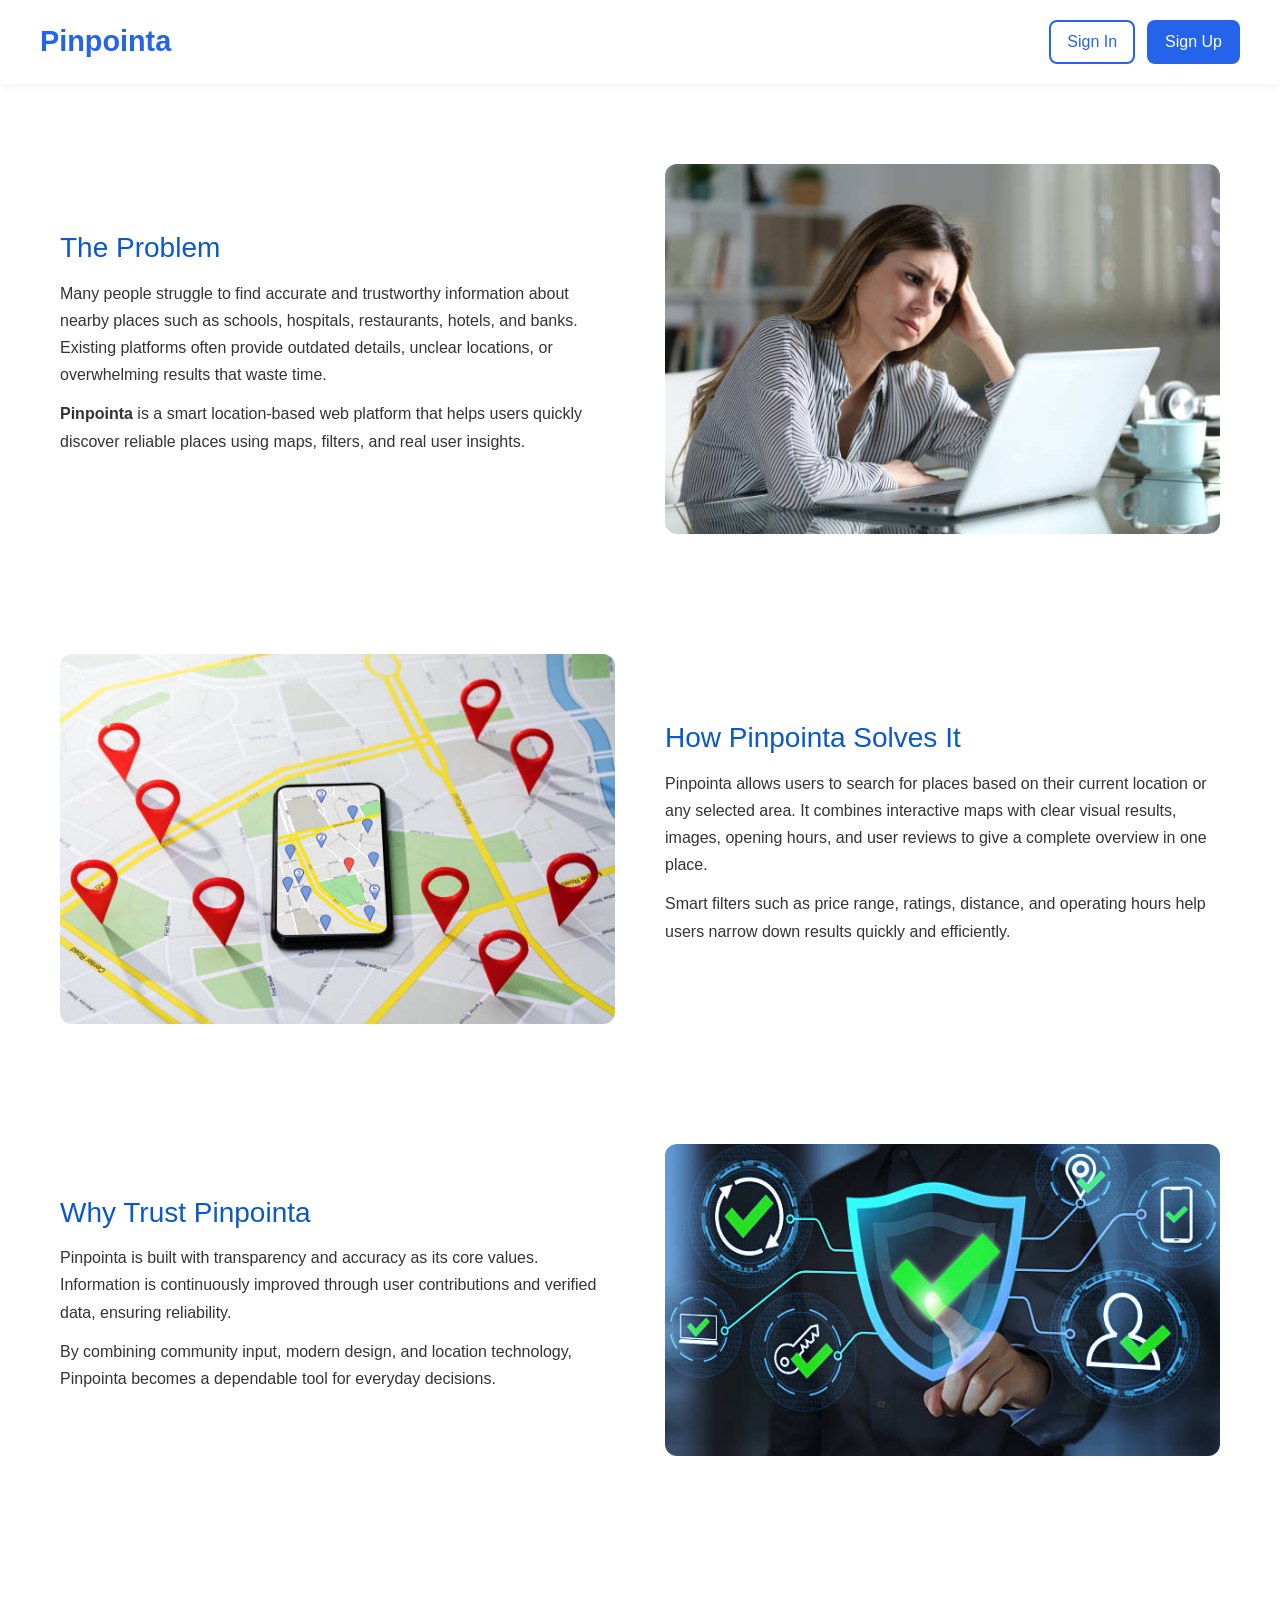
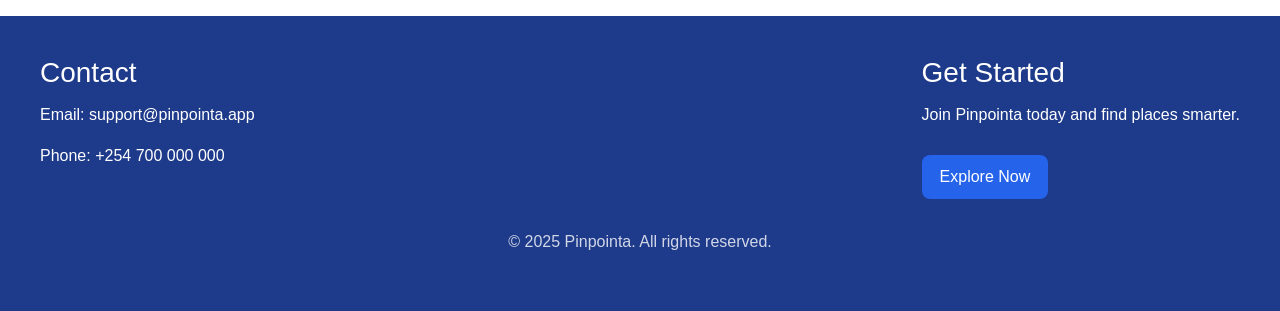
<file: index.html>
<!DOCTYPE html>
<html lang="en">
<head>
  <meta charset="UTF-8">
  <title>Pinpointa – Find Places Smarter|GPS Location</title>
  <meta name="description"
content="Pinpointa helps you discover hotels, restaurants, hospitals, schools, shopping centres and other places near you with directions, reviews and prices.">
<meta name="keywords"
content="Pinpointa, places near me, directions, hotels, restaurants, Kenya, maps, businesses, travel, institutions,places near me, places to visit near me, nearby places, 
businesses near me, attractions near me, find places near me, best places near me, local businesses, nearby attractions, directions to places, travel destinations ">
  <link rel="stylesheet" href="css/styles.css">
  <meta name="viewport" content="width=device-width, initial-scale=1.0">
  <link href="https://cdn.jsdelivr.net/npm/bootstrap@5.3.3/dist/css/bootstrap.min.css" rel="stylesheet">
</head>
<body>

<!-- HEADER -->
<header class="header">
  <div class="logo">Pinpointa</div>
  <div class="auth-buttons">
    <a href="login.html"><button class="btn-outline">Sign In</button></a>
    <a href="signup.html"><button class="btn-primary">Sign Up</button></a>
  </div>
</header>

<!-- INTRODUCTION SECTION -->
<section class="intro">

  <!-- BLOCK 1 -->
  <div class="intro-row">
    <div class="intro-text">
      <h2>The Problem</h2>
      <p>
        Many people struggle to find accurate and trustworthy information about nearby places
        such as schools, hospitals, restaurants, hotels, and banks. Existing platforms often
        provide outdated details, unclear locations, or overwhelming results that waste time.
      </p>
      <p class="highlight">
        <strong>Pinpointa</strong> is a smart location-based web platform that helps users quickly
        discover reliable places using maps, filters, and real user insights.
      </p>
    </div>

    <div class="intro-image">
      <img src="assets/images/problem.jpg" alt="People struggling to find places">
    </div>
  </div>

  <!-- BLOCK 2 -->
  <div class="intro-row reverse">
    <div class="intro-text">
      <h2>How Pinpointa Solves It</h2>
      <p>
        Pinpointa allows users to search for places based on their current location or any
        selected area. It combines interactive maps with clear visual results, images, opening
        hours, and user reviews to give a complete overview in one place.
      </p>
      <p>
        Smart filters such as price range, ratings, distance, and operating hours help users
        narrow down results quickly and efficiently.
      </p>
    </div>

    <div class="intro-image">
      <img src="assets/images/solution.jpg" alt="Map and search illustration">
    </div>
  </div>

  <!-- BLOCK 3 -->
  <div class="intro-row">
    <div class="intro-text">
      <h2>Why Trust Pinpointa</h2>
      <p>
        Pinpointa is built with transparency and accuracy as its core values. Information is
        continuously improved through user contributions and verified data, ensuring reliability.
      </p>
      <p>
        By combining community input, modern design, and location technology, Pinpointa becomes
        a dependable tool for everyday decisions.
      </p>
    </div>

    <div class="intro-image">
      <img src="assets/images/trust.jpg" alt="Trust and verification illustration">
    </div>
  </div>

</section>

<!-- FOOTER / BOTTOM -->
<footer class="footer">
  <div class="footer-content">
    <div>
      <h3>Contact</h3>
      <p>Email: support@pinpointa.app</p>
      <p>Phone: +254 700 000 000</p>
    </div>

    <div class="cta">
      <h3>Get Started</h3>
      <p>Join Pinpointa today and find places smarter.</p>
      <button class="btn-primary">Explore Now</button>
    </div>
  </div>

  <p class="copyright">
    © 2025 Pinpointa. All rights reserved.
  </p>
</footer>

</body>
</html>
</file>
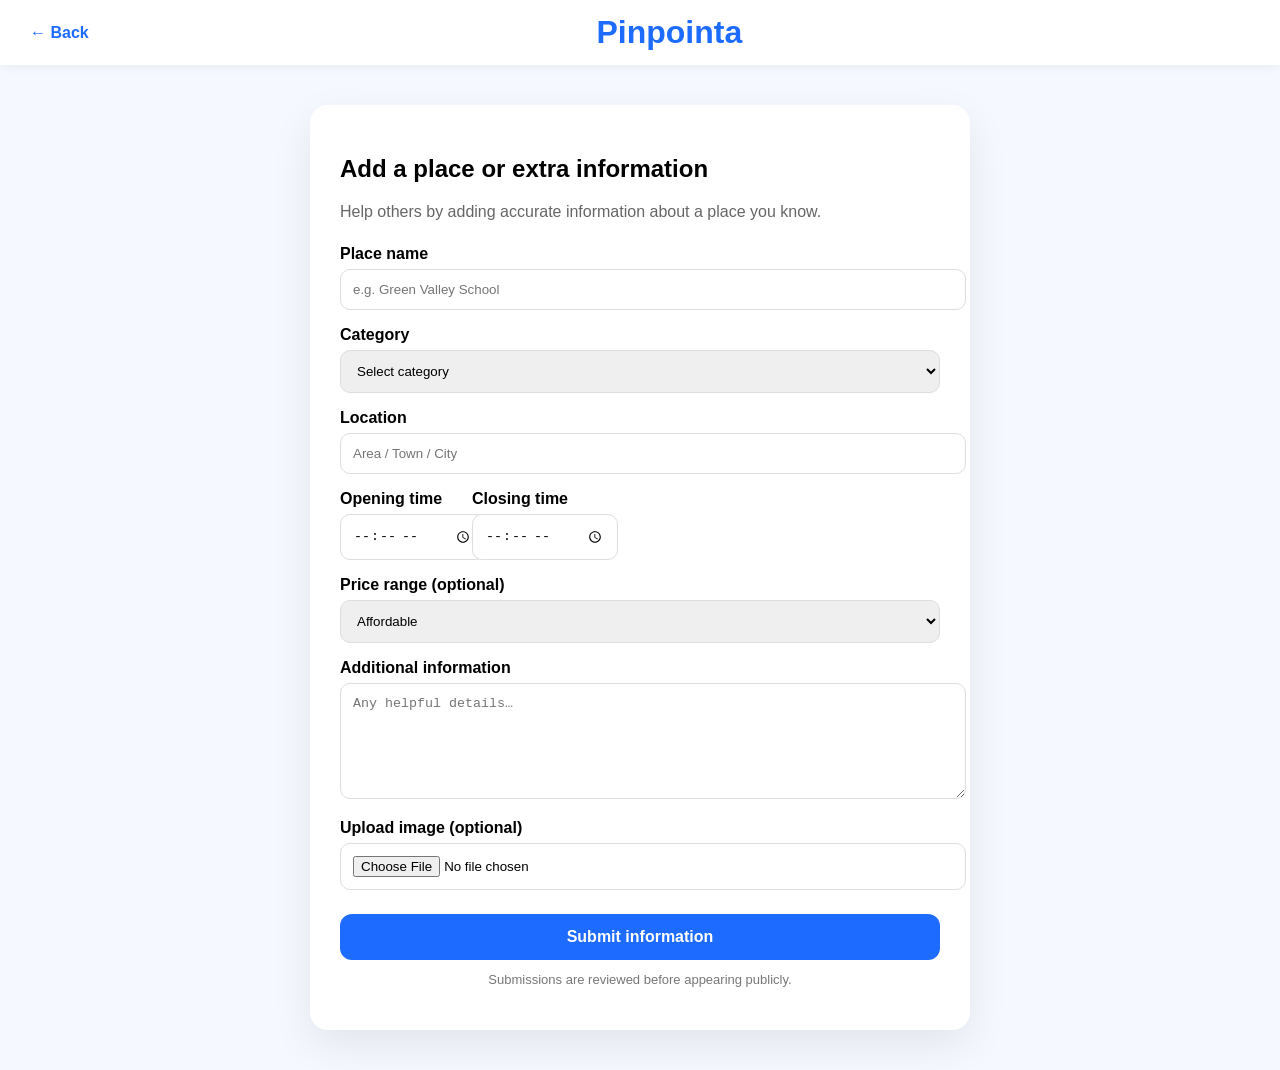
<file: add-place.html>
<!DOCTYPE html>
<html lang="en">
<head>
  <meta charset="UTF-8">
  <title>Add Place | Pinpointa</title>
  <link rel="stylesheet" href="css/add-place.css">
  <meta name="viewport" content="width=device-width, initial-scale=1.0">
</head>
<body>

<header class="top-bar">
  <a href="search.html" class="back">← Back</a>
  <h1>Pinpointa</h1>
</header>

<main class="container">

  <h2>Add a place or extra information</h2>
  <p class="subtitle">
    Help others by adding accurate information about a place you know.
  </p>

  <form class="add-form">

    <label>Place name</label>
    <input type="text" placeholder="e.g. Green Valley School">

    <label>Category</label>
    <select>
      <option>Select category</option>
      <option>School</option>
      <option>Hospital</option>
      <option>Restaurant</option>
      <option>Hotel</option>
      <option>Bank</option>
      <option>Other</option>
    </select>

    <label>Location</label>
    <input type="text" placeholder="Area / Town / City">

    <div class="row">
      <div>
        <label>Opening time</label>
        <input type="time">
      </div>
      <div>
        <label>Closing time</label>
        <input type="time">
      </div>
    </div>

    <label>Price range (optional)</label>
    <select>
      <option>Affordable</option>
      <option>Moderate</option>
      <option>Expensive</option>
    </select>

    <label>Additional information</label>
    <textarea placeholder="Any helpful details…"></textarea>

    <label>Upload image (optional)</label>
    <input type="file">

    <button type="submit" class="primary">Submit information</button>

    <p class="note">
      Submissions are reviewed before appearing publicly.
    </p>

  </form>

</main>

</body>
</html>
</file>
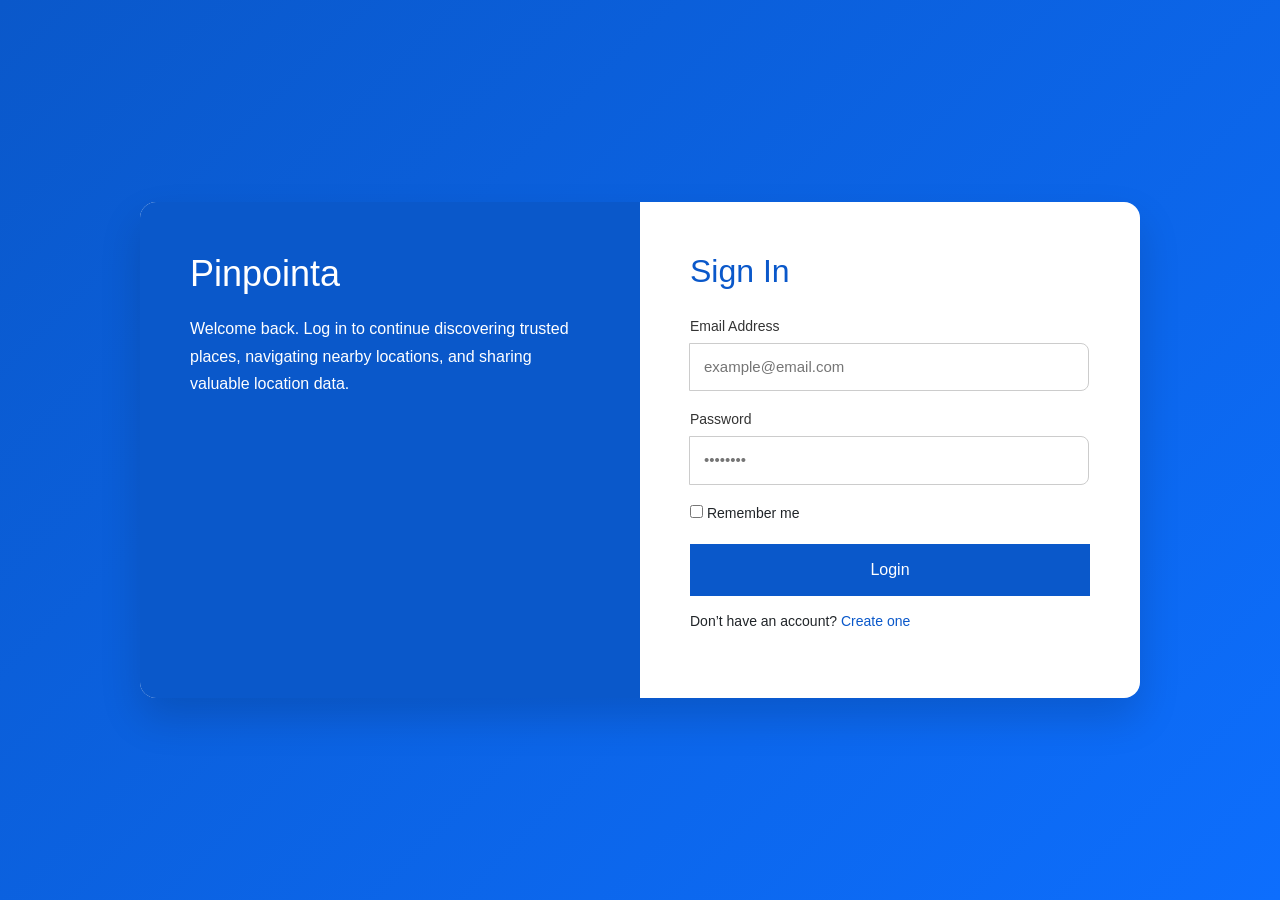
<file: login.html>
<!DOCTYPE html>
<html lang="en">
<head>
  <meta charset="UTF-8">
  <title>Login | Pinpointa</title>
  <link rel="stylesheet" href="css\login.css">
  <meta name="viewport" content="width=device-width, initial-scale=1.0">
  <link href="https://cdn.jsdelivr.net/npm/bootstrap@5.3.3/dist/css/bootstrap.min.css" rel="stylesheet">
</head>
<body>

<div class="login-container">

  <!-- LEFT INFO -->
  <div class="login-info">
    <h1>Pinpointa</h1>
    <p>
      Welcome back. Log in to continue discovering trusted places,
      navigating nearby locations, and sharing valuable location data.
    </p>
  </div>

  <!-- LOGIN CARD -->
  <div class="login-card">
    <h2>Sign In</h2>

    <form>
      <div class="input-group">
        <label>Email Address</label>
        <input type="email" placeholder="example@email.com" required>
      </div>

      <div class="input-group">
        <label>Password</label>
        <input type="password" placeholder="••••••••" required>
      </div>

      <div class="options">
        <label>
          <input type="checkbox"> Remember me
        </label>
        
      </div>

      <button type="button" onclick="goToSearch()">Login</button>

      <p class="signup-link">
        Don’t have an account?
        <a href="signup.html">Create one</a>
      </p>
    </form>
  </div>

</div>
<script>
  function goToSearch() {
    window.location.href = "search.html";
  }
</script>

</body>
</html>
</file>
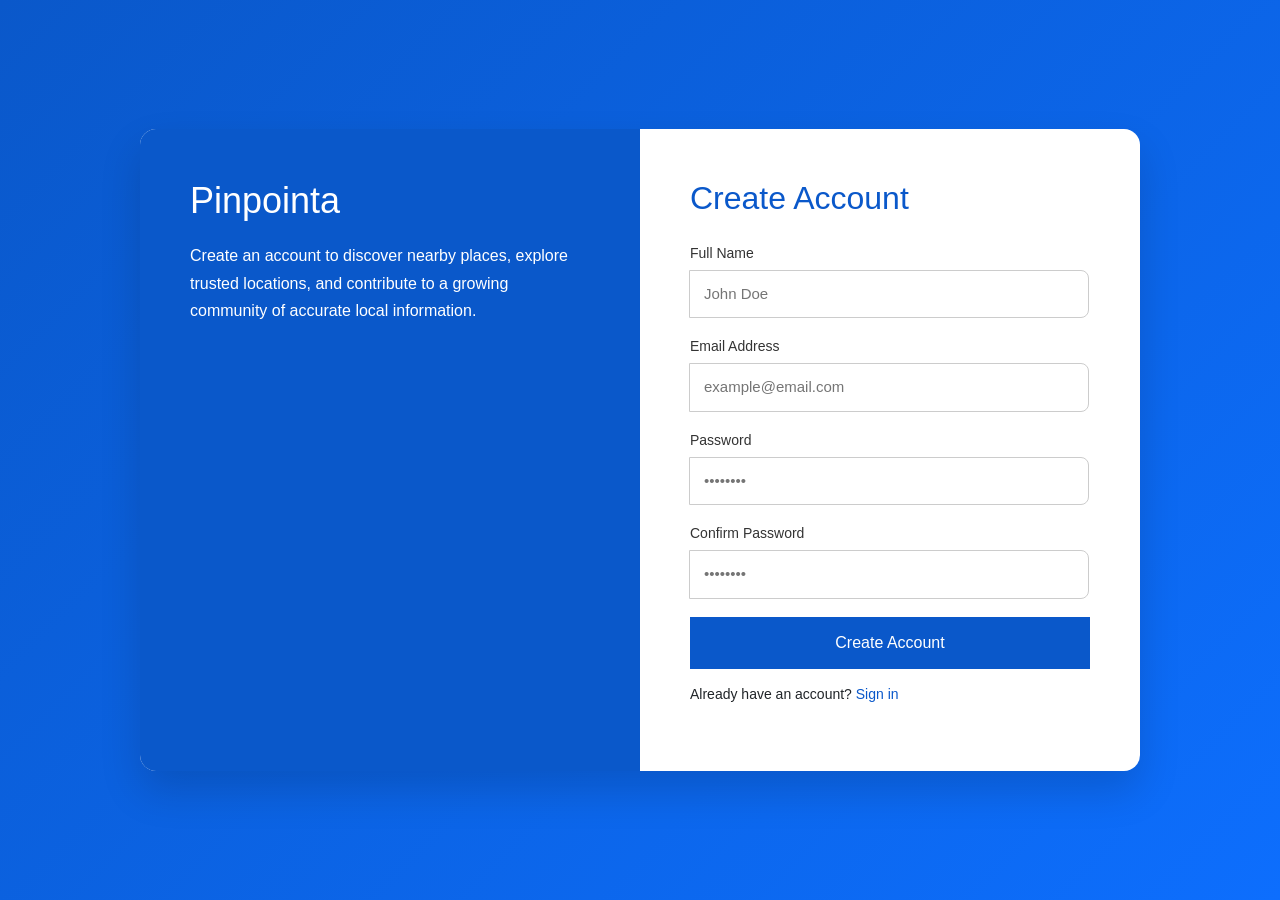
<file: signup.html>
<!DOCTYPE html>
<html lang="en">
<head>
  <meta charset="UTF-8">
  <title>Sign Up | Pinpointa</title>
  <link rel="stylesheet" href="css/signup.css">
  <meta name="viewport" content="width=device-width, initial-scale=1.0">
  <link href="https://cdn.jsdelivr.net/npm/bootstrap@5.3.3/dist/css/bootstrap.min.css" rel="stylesheet">
  
</head>
<body>

<div class="signup-container">

  <!-- LEFT SIDE -->
  <div class="signup-info">
    <h1>Pinpointa</h1>
    <p>
      Create an account to discover nearby places, explore trusted locations,
      and contribute to a growing community of accurate local information.
    </p>
  </div>

  <!-- RIGHT SIDE -->
  <div class="signup-card">
    <h2>Create Account</h2>

    <form>
      <div class="input-group">
        <label>Full Name</label>
        <input type="text" placeholder="John Doe" required>
      </div>

      <div class="input-group">
        <label>Email Address</label>
        <input type="email" placeholder="example@email.com" required>
      </div>

      <div class="input-group">
        <label>Password</label>
        <input type="password" placeholder="••••••••" required>
      </div>

      <div class="input-group">
        <label>Confirm Password</label>
        <input type="password" placeholder="••••••••" required>
      </div>

      <button type="button" onclick="goToLogin()">Create Account</button>

      <p class="login-link">
        Already have an account?
        <a href="login.html">Sign in</a>
      </p>
    </form>
  </div>

</div>

<script>
  function goToLogin() {
    window.location.href = "login.html";
  }
</script>
</body>
</html>
</file>
<file: css/styles.css>
* {
  margin: 0;
  padding: 0;
  box-sizing: border-box;
  font-family: 'Segoe UI', sans-serif;
}

body {
  background: #f4f7fb;
  color: #1f2937;
}

/* HEADER */
.header {
  background: white;
  padding: 20px 40px;
  display: flex;
  justify-content: space-between;
  align-items: center;
  box-shadow: 0 2px 10px rgba(0,0,0,0.06);
}

.logo {
  font-size: 1.8rem;
  font-weight: bold;
  color: #2563eb;
}

.auth-buttons {
  display: flex;
  gap: 12px;
}

/* BUTTONS */
.btn-primary {
  background: #2563eb;
  color: white;
  border: none;
  padding: 10px 18px;
  border-radius: 8px;
  cursor: pointer;
}

.btn-outline {
  background: white;
  color: #2563eb;
  border: 2px solid #2563eb;
  padding: 8px 16px;
  border-radius: 8px;
  cursor: pointer;
}

/* INTRO SECTION */
.intro {
  padding: 60px 40px;
  display: flex;
  flex-direction: column;
  gap: 40px;
}

.intro-block {
  background: white;
  padding: 32px;
  border-radius: 20px;
  box-shadow: 0 10px 25px rgba(0,0,0,0.08);
}

.intro-block.light {
  background: #eef4ff;
}

.intro-block h2 {
  color: #2563eb;
  margin-bottom: 16px;
}

.intro-block p {
  line-height: 1.6;
}

.highlight {
  margin-top: 12px;
}

.intro-block ul {
  list-style: none;
}

.intro-block li {
  margin: 10px 0;
  font-size: 1.05rem;
}

/* FOOTER */
.footer {
  background: #1e3a8a;
  color: white;
  padding: 40px;
  margin-top: 60px;
}

.footer-content {
  display: flex;
  justify-content: space-between;
  flex-wrap: wrap;
  gap: 24px;
}

.footer h3 {
  margin-bottom: 12px;
}

.footer p {
  line-height: 1.6;
}

.cta button {
  margin-top: 12px;
}

copyright {
  text-align: center;
}

.footer > p {
  margin-top: 30px;
  text-align: center;
  opacity: 0.8;
}

.intro {
  max-width: 1200px;
  margin: 80px auto;
  padding: 0 20px;
}

.intro-row {
  display: flex;
  align-items: center;
  gap: 50px;
  margin-bottom: 80px;
}

.intro-row.reverse {
  flex-direction: row-reverse;
}

.intro-text {
  flex: 1;
}

.intro-text h2 {
  color: #0a58ca;
  font-size: 28px;
  margin-bottom: 15px;
}

.intro-text p {
  font-size: 16px;
  line-height: 1.7;
  color: #333;
  margin-bottom: 12px;
}

.highlight {
  color: #0a58ca;
}

.intro-image {
  flex: 1;
  text-align: center;
}

.intro-image img {
  max-width: 100%;
  height: auto;
  border-radius: 12px;
}

/* Mobile */
@media (max-width: 768px) {
  .intro-row,
  .intro-row.reverse {
    flex-direction: column;
    text-align: center;
  }
}
</file>
<file: css/add-place.css>
body {
  margin: 0;
  font-family: Inter, Arial, sans-serif;
  background: #f5f9ff;
}

@media (max-width: 768px) {
  .top-bar,
  header {
    padding: 12px 16px;
  }

  header h1,
  .top-bar h1 {
    font-size: 20px;
  }

  header nav {
    display: none; /* optional hamburger later */
  }
}

.top-bar {
  background: white;
  padding: 14px 30px;
  display: flex;
  align-items: center;
  box-shadow: 0 2px 10px rgba(0,0,0,.05);
}

.back {
  text-decoration: none;
  color: #1e6bff;
  font-weight: 600;
}

.top-bar h1 {
  margin: auto;
  color: #1e6bff;
}

.container {
  max-width: 600px;
  margin: 40px auto;
  background: white;
  padding: 30px;
  border-radius: 18px;
  box-shadow: 0 15px 40px rgba(0,0,0,0.08);
}

.subtitle {
  color: #666;
  margin-bottom: 24px;
}

.add-form label {
  font-weight: 600;
  display: block;
  margin-top: 16px;
}

.add-form input,
.add-form select,
.add-form textarea {
  width: 100%;
  padding: 12px;
  border-radius: 10px;
  border: 1px solid #ddd;
  margin-top: 6px;
}

.add-form textarea {
  resize: vertical;
  min-height: 90px;
}

.row {
  display: flex;
  gap: 12px;
}

.primary {
  width: 100%;
  margin-top: 24px;
  background: #1e6bff;
  color: white;
  padding: 14px;
  border: none;
  border-radius: 12px;
  font-size: 16px;
  font-weight: 700;
}

.note {
  font-size: 13px;
  color: #777;
  margin-top: 12px;
  text-align: center;
}
</file>
<file: css/signup.css>
* {
  margin: 0;
  padding: 0;
  box-sizing: border-box;
  font-family: "Segoe UI", sans-serif;
}

body {
  background: linear-gradient(135deg, #0a58ca, #0d6efd);
  height: 100vh;
  display: flex;
  align-items: center;
  justify-content: center;
}

/* MAIN CONTAINER */
.signup-container {
  width: 90%;
  max-width: 1000px;
  background: white;
  border-radius: 16px;
  display: flex;
  overflow: hidden;
  box-shadow: 0 20px 40px rgba(0,0,0,0.15);
}

/* LEFT INFO */
.signup-info {
  flex: 1;
  padding: 50px;
  background: #0a58ca;
  color: white;
}

.signup-info h1 {
  font-size: 36px;
  margin-bottom: 20px;
}

.signup-info p {
  font-size: 16px;
  line-height: 1.7;
}

/* SIGNUP CARD */
.signup-card {
  flex: 1;
  padding: 50px;
}

.signup-card h2 {
  color: #0a58ca;
  margin-bottom: 25px;
}

/* INPUTS */
.input-group {
  margin-bottom: 18px;
}

.input-group label {
  display: block;
  font-size: 14px;
  margin-bottom: 6px;
  color: #333;
}

.input-group input {
  width: 100%;
  padding: 12px 14px;
  border: 1px solid #ccc;
  border-radius: 8px;
  font-size: 15px;
}

.input-group input:focus {
  outline: none;
  border-color: #0a58ca;
}

/* BUTTON */
button {
  width: 100%;
  padding: 14px;
  background: #0a58ca;
  border: none;
  color: white;
  font-size: 16px;
  border-radius: 8px;
  cursor: pointer;
  margin-top: 10px;
}

button:hover {
  background: #084298;
}

/* LINK */
.login-link {
  margin-top: 15px;
  font-size: 14px;
}

.login-link a {
  color: #0a58ca;
  text-decoration: none;
  font-weight: 500;
}

/* MOBILE */
@media (max-width: 768px) {
  .signup-container {
    flex-direction: column;
  }

  .signup-info {
    text-align: center;
  }
}
</file>
